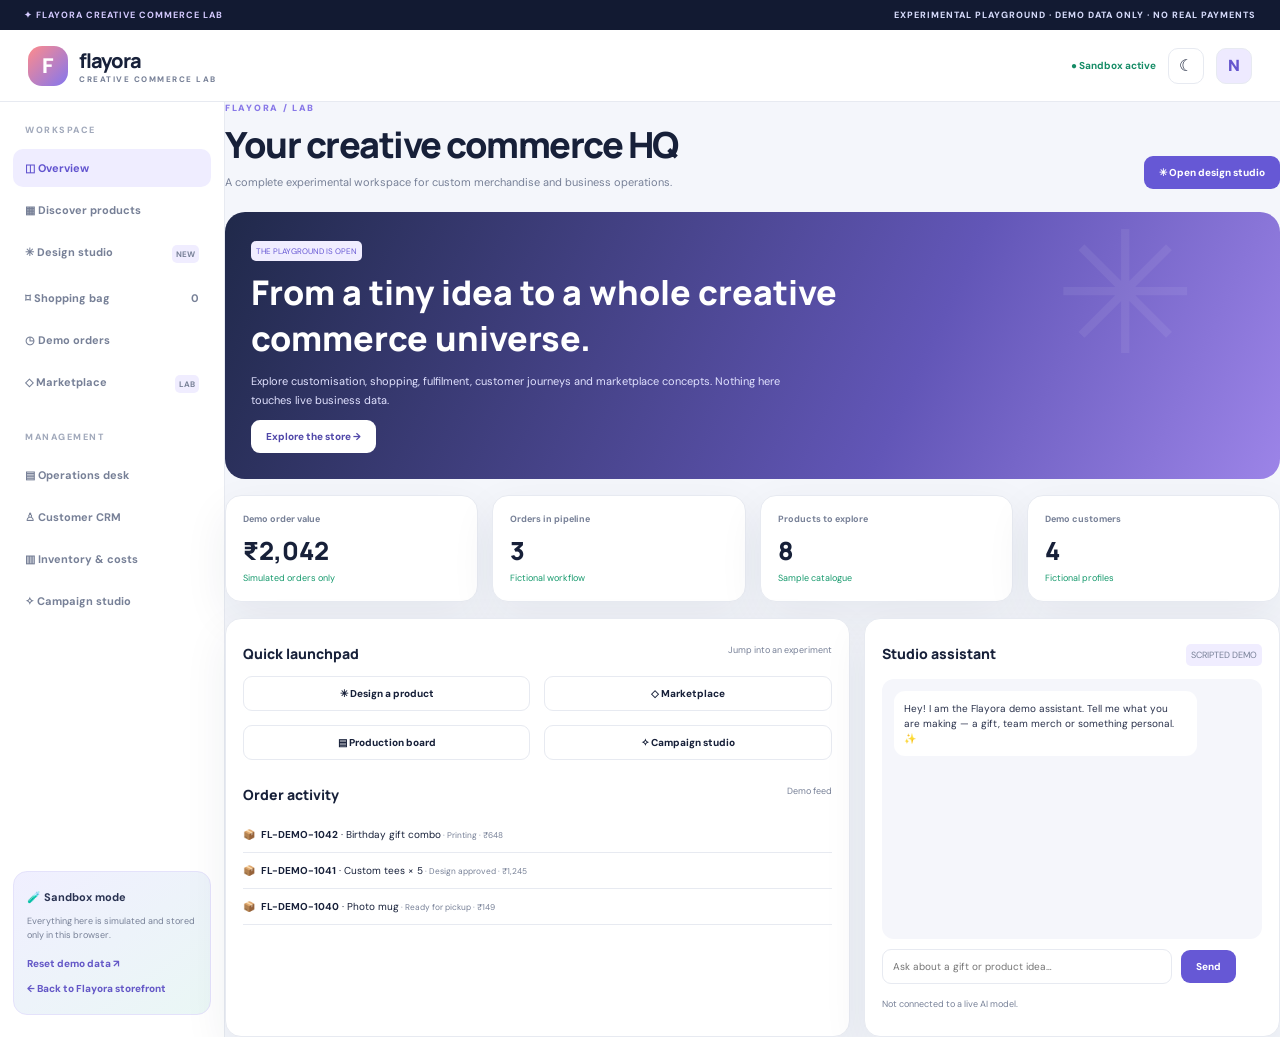
<file: lab.html>
<!doctype html>
<html lang="en"><head><meta charset="utf-8"><meta name="viewport" content="width=device-width,initial-scale=1"><meta name="theme-color" content="#10172d"><title>Flayora Lab — Experimental Store</title><link rel="preconnect" href="https://fonts.googleapis.com"><link href="https://fonts.googleapis.com/css2?family=DM+Sans:wght@400;500;600;700;800&family=Manrope:wght@400;500;600;700;800&display=swap" rel="stylesheet"><link rel="stylesheet" href="/lab.css"></head>
<body><div class="ribbon"><b>✦ FLAYORA CREATIVE COMMERCE LAB</b><span>EXPERIMENTAL PLAYGROUND · DEMO DATA ONLY · NO REAL PAYMENTS</span></div>
<header><a class="brand" href="/"><i>F</i><span><b>flayora</b><small>CREATIVE COMMERCE LAB</small></span></a><div class="topright"><span class="online">● Sandbox active</span><button id="theme">☾</button><button class="avatar">N</button></div></header>
<div class="layout"><nav class="sidebar"><label>WORKSPACE</label><button class="nav active" data-page="home">◫ Overview</button><button class="nav" data-page="shop">▦ Discover products</button><button class="nav" data-page="studio">✳ Design studio <i>NEW</i></button><button class="nav" data-page="cart">⌑ Shopping bag <em id="cartcount">0</em></button><button class="nav" data-page="orders">◷ Demo orders</button><button class="nav" data-page="market">◇ Marketplace <i>LAB</i></button><label class="spacer">MANAGEMENT</label><button class="nav" data-page="ops">▤ Operations desk</button><button class="nav" data-page="crm">♙ Customer CRM</button><button class="nav" data-page="stock">▥ Inventory & costs</button><button class="nav" data-page="growth">✧ Campaign studio</button><div class="sandbox"><b>🧪 Sandbox mode</b><p>Everything here is simulated and stored only in this browser.</p><button id="reset">Reset demo data ↗</button><a href="/">← Back to Flayora storefront</a></div></nav><main id="main"></main></div><div id="toast"></div><script src="/lab.js"></script></body></html>
</file>
<file: lab.css>
*{box-sizing:border-box} :root{--bg:#f4f6fb;--panel:#fff;--ink:#172039;--muted:#778097;--line:#e7eaf1;--accent:#7567df;--shadow:0 16px 45px #1c264912}body{margin:0;background:var(--bg);color:var(--ink);font-family:"DM Sans",sans-serif}body.dark{--bg:#0e1425;--panel:#171f34;--ink:#f2f4fb;--muted:#9ba6bf;--line:#2a3550;--shadow:0 16px 45px #0003}button,input,select{font:inherit}button{cursor:pointer}.ribbon{height:30px;background:#121a32;color:#d5dafa;display:flex;justify-content:space-between;align-items:center;padding:0 24px;font-size:9px;letter-spacing:1px;font-weight:800}.ribbon b{color:#d4caff}header{height:72px;background:var(--panel);border-bottom:1px solid var(--line);display:flex;align-items:center;justify-content:space-between;padding:0 28px;position:sticky;top:0;z-index:5}.brand{display:flex;gap:11px;align-items:center;text-decoration:none;color:var(--ink)}.brand i{width:40px;height:40px;border-radius:14px;background:linear-gradient(135deg,#ff8b8b,#8376ef);display:grid;place-items:center;color:white;font-style:normal;font-size:21px;font-weight:900}.brand b{display:block;font:800 20px Manrope;letter-spacing:-1px}.brand small{display:block;font-size:8px;letter-spacing:1.5px;color:var(--muted);font-weight:800}.topright{display:flex;gap:12px;align-items:center}.topright button{border:1px solid var(--line);background:var(--panel);color:var(--ink);border-radius:10px;width:36px;height:36px}.topright .avatar{background:#eeeaff;color:#6555ce;font-weight:900}.online{font-size:10px;color:#168c66;font-weight:700}.layout{display:grid;grid-template-columns:225px minmax(0,1fr);min-height:calc(100vh - 102px)}.sidebar{background:var(--panel);border-right:1px solid var(--line);padding:22px 13px;display:flex;flex-direction:column}.sidebar label{font-size:9px;letter-spacing:1.5px;color:#a1a9bb;font-weight:800;padding:0 12px 11px}.sidebar label.spacer{margin-top:24px}.nav{border:0;background:transparent;color:var(--muted);padding:12px;border-radius:10px;text-align:left;font-size:11px;font-weight:700;margin:2px 0}.nav.active{background:#efedff;color:#6254cf}.nav i{float:right;font-size:8px;font-style:normal;background:#f0edff;padding:4px;border-radius:5px}.nav em{float:right;font-style:normal}.sandbox{margin-top:auto;background:linear-gradient(145deg,#f0efff,#eaf7f5);border:1px solid #e4e2fb;border-radius:14px;padding:13px;color:#293251}.sandbox b{font-size:11px}.sandbox p{font-size:9px;color:#778097;line-height:1.5}.sandbox button,.sandbox a{display:block;border:0;background:none;color:#6458c7;font-size:10px;font-weight:800;text-decoration:none;padding:6px 0}.main{padding:30px clamp(16px,3vw,40px);max-width:1500px;width:100%;margin:auto}.head{display:flex;justify-content:space-between;align-items:flex-end;gap:15px;margin-bottom:23px}.eyebrow{font-size:9px;letter-spacing:1.7px;color:#8878e8;font-weight:900}.head h1{font:800 clamp(25px,3vw,36px) Manrope;letter-spacing:-1.5px;margin:6px 0}.head p{margin:0;color:var(--muted);font-size:11px}.btn{border:0;background:#6658d5;color:#fff;border-radius:9px;padding:10px 15px;font-size:10px;font-weight:800}.btn.alt{background:var(--panel);color:var(--ink);border:1px solid var(--line)}.btn.small{padding:7px 10px}.grid{display:grid;gap:14px}.stats{grid-template-columns:repeat(4,1fr);margin-bottom:16px}.card{background:var(--panel);border:1px solid var(--line);border-radius:16px;padding:17px;box-shadow:var(--shadow);min-width:0}.statlabel{font-size:9px;color:var(--muted);font-weight:700}.statvalue{font:800 25px Manrope;margin:8px 0 4px}.green{font-size:9px;color:#15996c}.hero{background:linear-gradient(115deg,#20294a,#6256b7 65%,#9c84e8);color:white;border-radius:20px;padding:26px;margin-bottom:16px;position:relative;overflow:hidden}.hero:after{content:"✳";font-size:170px;color:#ffffff12;position:absolute;right:8%;top:-28px}.hero h2{font:800 clamp(23px,3vw,34px) Manrope;margin:10px 0;max-width:600px}.hero p{font-size:11px;color:#e1e2ff;max-width:550px;line-height:1.7}.hero .btn{background:white;color:#5148a9;position:relative;z-index:1}.two{grid-template-columns:1.2fr .8fr}.sectiontitle{display:flex;justify-content:space-between;margin:8px 0 13px}.sectiontitle b{font:800 14px Manrope}.sectiontitle span{font-size:9px;color:var(--muted)}.quick{grid-template-columns:1fr 1fr}.productgrid,.vendors{grid-template-columns:repeat(3,1fr)}.product{padding:0;overflow:hidden}.art{height:135px;display:grid;place-items:center;font-size:66px;background:linear-gradient(135deg,#f4eaff,#e4f4ff);position:relative}.art:after{content:"";position:absolute;width:100px;height:100px;border:1px solid #fff9;border-radius:50%}.productinfo{padding:13px}.productinfo h3{font-size:12px;margin:8px 0 5px}.productinfo p{font-size:9px;color:var(--muted);min-height:28px}.price{display:flex;justify-content:space-between;align-items:center;font-size:11px;font-weight:800}.tag{font-size:8px;background:#f0edff;color:#6859d4;border-radius:5px;padding:5px}.field,select{width:100%;padding:10px;border:1px solid var(--line);border-radius:9px;background:var(--panel);color:var(--ink);font-size:10px}.toolbar{display:flex;gap:9px;align-items:center;flex-wrap:wrap;margin-bottom:14px}.toolbar .field{max-width:290px}.studio{grid-template-columns:1.1fr .9fr}.preview{min-height:410px;background:radial-gradient(circle,#fff,#e7ebf7);border-radius:15px;display:grid;place-items:center;position:relative;overflow:hidden}.shirt{width:220px;height:270px;position:relative;filter:drop-shadow(0 20px 20px #1b254322)}.shirtshape{position:absolute;inset:0;background:var(--shirt,#fff);clip-path:polygon(23% 0,39% 0,50% 10%,61% 0,77% 0,100% 18%,85% 39%,74% 32%,74% 100%,26% 100%,26% 32%,15% 39%,0 18%)}.print{position:absolute;top:95px;left:50%;transform:translateX(-50%);width:110px;text-align:center;color:var(--print,#172039);font-weight:800;font-size:14px;overflow-wrap:anywhere}.print img{max-width:100%;max-height:100px;object-fit:contain}.tools{display:grid;gap:12px}.label{font-size:10px;font-weight:800;display:block;margin-bottom:6px}.swatches{display:flex;gap:8px}.swatch{width:26px;height:26px;border-radius:50%;border:2px solid #ddd}.swatch.sel{outline:2px solid #7568e6;outline-offset:2px}.cartrow,.activity,.job{padding:11px 0;border-bottom:1px solid var(--line);font-size:10px}.cartrow{display:flex;gap:10px;align-items:center}.cartrow .desc{flex:1}.cartrow small{display:block;color:var(--muted);margin-top:4px}.summary{background:#f4f5fb;color:#28314c;padding:14px;border-radius:11px;margin:12px 0}.summary div{display:flex;justify-content:space-between;font-size:10px;margin:8px 0}.board{grid-template-columns:repeat(4,1fr)}.lane{background:#edf0f7;border-radius:12px;padding:10px;min-height:200px}.lane h4{font-size:10px}.job{background:white;color:#27304c;border:1px solid #e7eaf1;border-radius:9px;padding:10px;margin:7px 0}.job b{display:block}.job select{margin-top:7px;padding:6px}.table{width:100%;border-collapse:collapse;font-size:10px}.table td,.table th{padding:12px 9px;text-align:left;border-bottom:1px solid var(--line)}.table th{font-size:8px;color:var(--muted)}.notice{padding:12px;background:#fff6e8;color:#93621c;border-radius:10px;font-size:10px;margin-bottom:14px}.chat{height:260px;overflow:auto;background:#f5f6fb;border-radius:12px;padding:12px;display:flex;flex-direction:column;gap:9px}.bubble{max-width:85%;background:white;color:#29314b;border-radius:11px;padding:10px;font-size:10px;line-height:1.5}.bubble.me{align-self:flex-end;background:#6a5bd5;color:white}.vendor{padding:16px}.vendor h3{font-size:12px}.vendor p{font-size:9px;color:var(--muted)}.toast{position:fixed;bottom:20px;left:50%;transform:translate(-50%,20px);background:#172039;color:white;padding:11px 16px;border-radius:9px;font-size:10px;opacity:0;transition:.2s;z-index:10}.toast.show{opacity:1;transform:translate(-50%,0)}.muted{color:var(--muted)}.empty{padding:30px;text-align:center;color:var(--muted);font-size:11px}.bars{height:130px;display:flex;align-items:end;gap:12px;padding:12px}.bars i{flex:1;background:linear-gradient(#9c8df1,#6558d5);border-radius:6px 6px 0 0;position:relative}.bars i:after{content:attr(data-day);position:absolute;bottom:-18px;left:40%;font-size:8px;color:var(--muted)}@media(max-width:900px){.layout{grid-template-columns:180px 1fr}.stats{grid-template-columns:repeat(2,1fr)}.productgrid,.vendors{grid-template-columns:repeat(2,1fr)}.two{grid-template-columns:1fr}}@media(max-width:650px){.ribbon{font-size:7px;padding:0 9px}.layout{display:block}.sidebar{position:sticky;top:72px;z-index:4;flex-direction:row;overflow:auto;padding:7px;gap:3px;border-right:0;border-bottom:1px solid var(--line)}.sidebar label,.sandbox{display:none}.nav{white-space:nowrap;flex:none;font-size:9px;padding:10px}.main{padding:20px 12px}.head{align-items:flex-start;flex-direction:column}.stats{gap:8px}.card{padding:13px}.statvalue{font-size:22px}.studio{grid-template-columns:1fr}.preview{min-height:340px}.board{grid-template-columns:repeat(2,1fr)}.productgrid,.vendors{gap:9px}.art{height:105px;font-size:52px}.productinfo{padding:10px}.two{grid-template-columns:1fr}}@media(max-width:380px){.board{grid-template-columns:1fr}}
</file>
